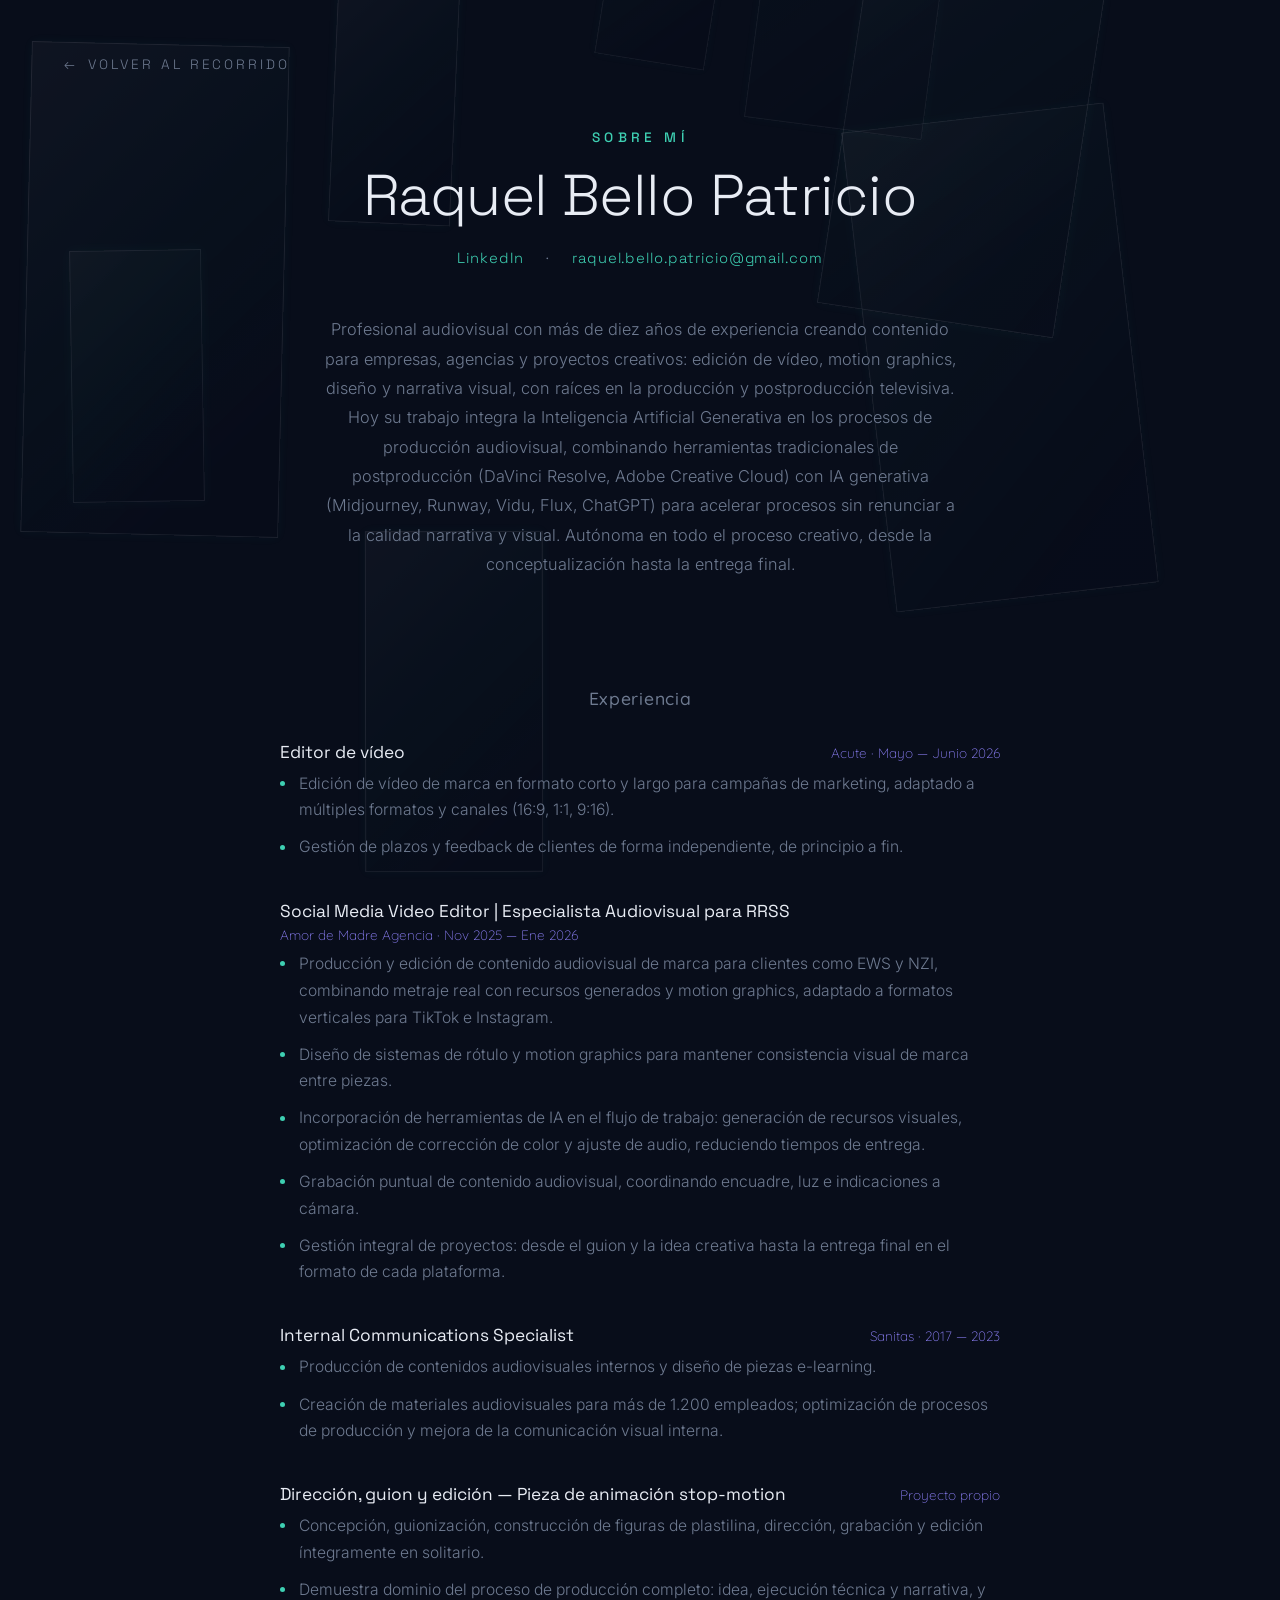
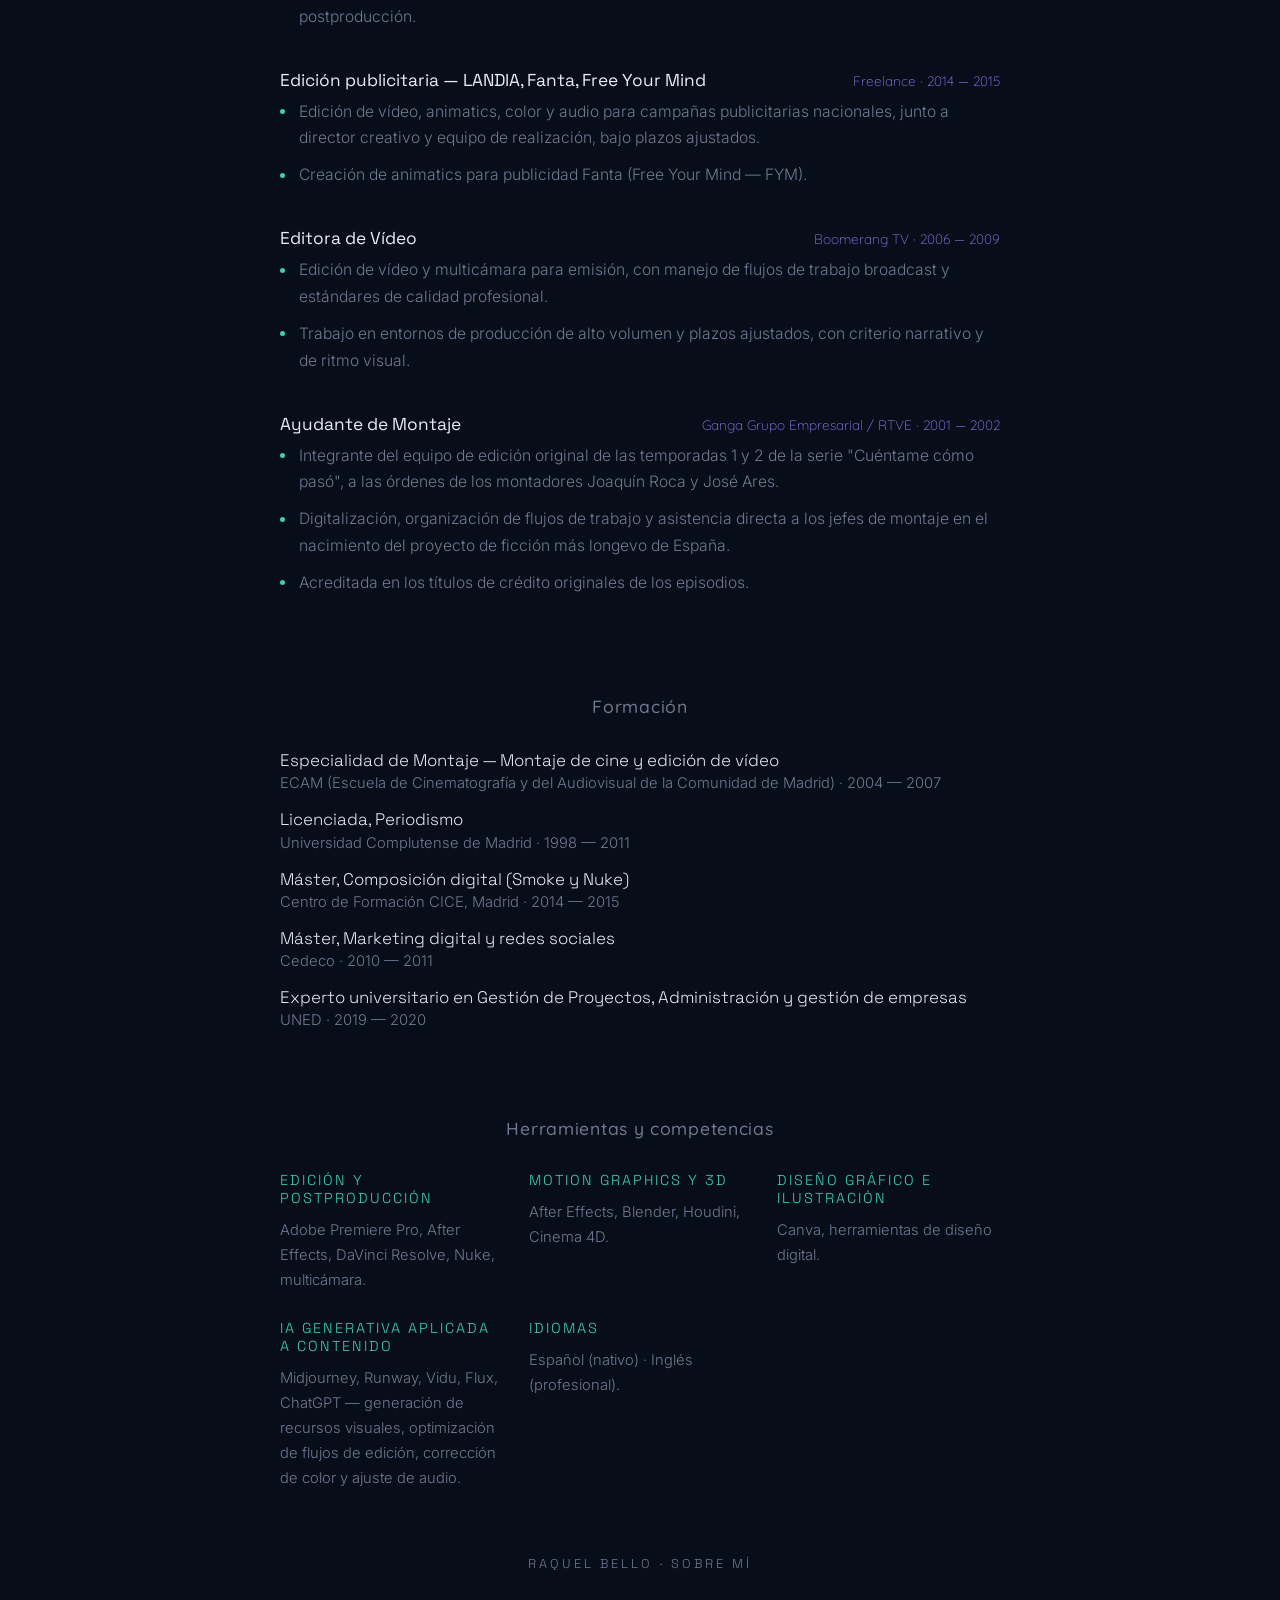
<file: sobre-mi.html>
<!DOCTYPE html>
<html lang="es">
<head>
<meta charset="UTF-8">
<meta name="viewport" content="width=device-width, initial-scale=1.0">
<title>Sobre mí — Raquel Bello Patricio</title>
<meta name="description" content="Perfil profesional, experiencia, formación y herramientas de Raquel Bello Patricio: editora de vídeo y motion graphics designer.">
<meta property="og:type" content="profile">
<meta property="og:url" content="https://www.raquelbellocreative.com/sobre-mi.html">
<meta property="og:title" content="Sobre mí — Raquel Bello Patricio">
<meta property="og:description" content="Perfil profesional, experiencia, formación y herramientas de Raquel Bello Patricio.">
<meta name="twitter:card" content="summary">
<meta name="twitter:title" content="Sobre mí — Raquel Bello Patricio">
<meta name="twitter:description" content="Perfil profesional, experiencia, formación y herramientas de Raquel Bello Patricio.">
<meta property="og:locale" content="es_ES">
<meta property="og:site_name" content="Raquel Bello Patricio — Portfolio">
<link rel="canonical" href="https://www.raquelbellocreative.com/sobre-mi.html">
<link rel="icon" type="image/svg+xml" href="favicon.svg">
<script type="application/ld+json">
{
  "@context": "https://schema.org",
  "@type": "ProfilePage",
  "mainEntity": {
    "@type": "Person",
    "name": "Raquel Bello Patricio",
    "jobTitle": "Editora de vídeo & Motion Graphics Designer",
    "url": "https://www.raquelbellocreative.com/sobre-mi.html",
    "sameAs": ["https://www.linkedin.com/in/raquelbellopatricio"],
    "email": "raquel.bello.patricio@gmail.com"
  }
}
</script>
<link rel="stylesheet" href="pagina-seccion.css">
<script src="crystal-bg.js" defer></script>
<style>
  .cv-block {
    width: 100%;
    max-width: 720px;
    margin: 0 auto;
    text-align: left;
  }

  .contact-row {
    display: flex;
    flex-wrap: wrap;
    justify-content: center;
    gap: 0.5rem 1.4rem;
    margin-top: 1.4rem;
    font-family: 'Space Grotesk', sans-serif;
    font-size: 0.92rem;
    letter-spacing: 0.06em;
  }

  .contact-row a {
    color: var(--accent);
    text-decoration: none;
    overflow-wrap: anywhere;
    transition: opacity 0.25s ease;
  }

  .contact-row a:hover,
  .contact-row a:focus-visible {
    opacity: 0.75;
  }

  .contact-row span {
    color: var(--text-dim);
  }

  .job {
    margin-bottom: 2.4rem;
  }

  .job:last-child {
    margin-bottom: 0;
  }

  .job-header {
    display: flex;
    flex-wrap: wrap;
    align-items: baseline;
    justify-content: space-between;
    gap: 0.3rem 1rem;
    margin-bottom: 0.5rem;
  }

  .job-title {
    font-family: 'Space Grotesk', sans-serif;
    font-weight: 400;
    font-size: 1.08rem;
    color: var(--text);
  }

  .job-meta {
    font-family: 'Quicksand', sans-serif;
    font-size: 0.85rem;
    color: var(--accent-2);
    white-space: nowrap;
  }

  .job ul {
    list-style: none;
    padding: 0;
    margin: 0;
  }

  .job li {
    position: relative;
    padding-left: 1.2rem;
    margin-bottom: 0.65rem;
    font-size: 0.98rem;
    line-height: 1.7;
    color: var(--text-dim);
  }

  .job li::before {
    content: '';
    position: absolute;
    left: 0;
    top: 0.65em;
    width: 5px;
    height: 5px;
    background: var(--accent);
    border-radius: 50%;
  }

  .edu-item {
    margin-bottom: 1rem;
  }

  .edu-item:last-child {
    margin-bottom: 0;
  }

  .edu-title {
    font-family: 'Space Grotesk', sans-serif;
    font-size: 1.05rem;
    color: var(--text);
    margin-bottom: 0.2rem;
  }

  .edu-detail {
    font-size: 0.92rem;
    color: var(--text-dim);
  }

  .skills-grid {
    display: grid;
    grid-template-columns: repeat(auto-fit, minmax(220px, 1fr));
    gap: 1.6rem;
  }

  .skill-group-title {
    font-family: 'Space Grotesk', sans-serif;
    font-size: 0.9rem;
    letter-spacing: 0.14em;
    text-transform: uppercase;
    color: var(--accent);
    margin-bottom: 0.7rem;
  }

  .skill-group p {
    font-size: 0.92rem;
    line-height: 1.7;
    color: var(--text-dim);
  }

  .cv-download {
    display: inline-flex;
    align-items: center;
    gap: 0.6rem;
    margin-top: 3rem;
    padding: 0.75rem 1.4rem;
    border: 1px solid rgba(139, 127, 245, 0.45);
    border-radius: 4px;
    font-family: 'Space Grotesk', sans-serif;
    font-size: 0.88rem;
    letter-spacing: 0.1em;
    text-transform: uppercase;
    color: var(--accent-2);
    text-decoration: none;
    transition: border-color 0.25s ease, background 0.25s ease;
  }

  .cv-download:hover,
  .cv-download:focus-visible {
    border-color: var(--accent-2);
    background: rgba(139, 127, 245, 0.1);
  }

  @media (max-width: 640px) {
    .job-header { flex-direction: column; align-items: flex-start; }
    .cv-block { text-align: left; }
  }
</style>
</head>
<body>
  <div id="crystalBg" aria-hidden="true"></div>

  <a class="back-link" href="fragmentos-cristal.html"><span>←</span> Volver al recorrido</a>

  <header>
    <div class="eyebrow">Sobre mí</div>
    <h1>Raquel Bello Patricio</h1>
    <div class="contact-row">
      <a href="https://www.linkedin.com/in/raquelbellopatricio" target="_blank" rel="noopener">LinkedIn</a>
      <span>·</span>
      <a href="mailto:raquel.bello.patricio@gmail.com">raquel.bello.patricio@gmail.com</a>
    </div>
  </header>

  <article>
    <p>Profesional audiovisual con más de diez años de experiencia creando contenido para empresas, agencias y proyectos creativos: edición de vídeo, motion graphics, diseño y narrativa visual, con raíces en la producción y postproducción televisiva. Hoy su trabajo integra la Inteligencia Artificial Generativa en los procesos de producción audiovisual, combinando herramientas tradicionales de postproducción (DaVinci Resolve, Adobe Creative Cloud) con IA generativa (Midjourney, Runway, Vidu, Flux, ChatGPT) para acelerar procesos sin renunciar a la calidad narrativa y visual. Autónoma en todo el proceso creativo, desde la conceptualización hasta la entrega final.</p>
  </article>

  <div class="group-divider">
    <span class="group-label">Experiencia</span>
  </div>

  <div class="group-block cv-block">
    <div class="job">
      <div class="job-header">
        <span class="job-title">Editor de vídeo</span>
        <span class="job-meta">Acute · Mayo — Junio 2026</span>
      </div>
      <ul>
        <li>Edición de vídeo de marca en formato corto y largo para campañas de marketing, adaptado a múltiples formatos y canales (16:9, 1:1, 9:16).</li>
        <li>Gestión de plazos y feedback de clientes de forma independiente, de principio a fin.</li>
      </ul>
    </div>

    <div class="job">
      <div class="job-header">
        <span class="job-title">Social Media Video Editor | Especialista Audiovisual para RRSS</span>
        <span class="job-meta">Amor de Madre Agencia · Nov 2025 — Ene 2026</span>
      </div>
      <ul>
        <li>Producción y edición de contenido audiovisual de marca para clientes como EWS y NZI, combinando metraje real con recursos generados y motion graphics, adaptado a formatos verticales para TikTok e Instagram.</li>
        <li>Diseño de sistemas de rótulo y motion graphics para mantener consistencia visual de marca entre piezas.</li>
        <li>Incorporación de herramientas de IA en el flujo de trabajo: generación de recursos visuales, optimización de corrección de color y ajuste de audio, reduciendo tiempos de entrega.</li>
        <li>Grabación puntual de contenido audiovisual, coordinando encuadre, luz e indicaciones a cámara.</li>
        <li>Gestión integral de proyectos: desde el guion y la idea creativa hasta la entrega final en el formato de cada plataforma.</li>
      </ul>
    </div>

    <div class="job">
      <div class="job-header">
        <span class="job-title">Internal Communications Specialist</span>
        <span class="job-meta">Sanitas · 2017 — 2023</span>
      </div>
      <ul>
        <li>Producción de contenidos audiovisuales internos y diseño de piezas e-learning.</li>
        <li>Creación de materiales audiovisuales para más de 1.200 empleados; optimización de procesos de producción y mejora de la comunicación visual interna.</li>
      </ul>
    </div>

    <div class="job">
      <div class="job-header">
        <span class="job-title">Dirección, guion y edición — Pieza de animación stop-motion</span>
        <span class="job-meta">Proyecto propio</span>
      </div>
      <ul>
        <li>Concepción, guionización, construcción de figuras de plastilina, dirección, grabación y edición íntegramente en solitario.</li>
        <li>Demuestra dominio del proceso de producción completo: idea, ejecución técnica y narrativa, y postproducción.</li>
      </ul>
    </div>

    <div class="job">
      <div class="job-header">
        <span class="job-title">Edición publicitaria — LANDIA, Fanta, Free Your Mind</span>
        <span class="job-meta">Freelance · 2014 — 2015</span>
      </div>
      <ul>
        <li>Edición de vídeo, animatics, color y audio para campañas publicitarias nacionales, junto a director creativo y equipo de realización, bajo plazos ajustados.</li>
        <li>Creación de animatics para publicidad Fanta (Free Your Mind — FYM).</li>
      </ul>
    </div>

    <div class="job">
      <div class="job-header">
        <span class="job-title">Editora de Vídeo</span>
        <span class="job-meta">Boomerang TV · 2006 — 2009</span>
      </div>
      <ul>
        <li>Edición de vídeo y multicámara para emisión, con manejo de flujos de trabajo broadcast y estándares de calidad profesional.</li>
        <li>Trabajo en entornos de producción de alto volumen y plazos ajustados, con criterio narrativo y de ritmo visual.</li>
      </ul>
    </div>

    <div class="job">
      <div class="job-header">
        <span class="job-title">Ayudante de Montaje</span>
        <span class="job-meta">Ganga Grupo Empresarial / RTVE · 2001 — 2002</span>
      </div>
      <ul>
        <li>Integrante del equipo de edición original de las temporadas 1 y 2 de la serie "Cuéntame cómo pasó", a las órdenes de los montadores Joaquín Roca y José Ares.</li>
        <li>Digitalización, organización de flujos de trabajo y asistencia directa a los jefes de montaje en el nacimiento del proyecto de ficción más longevo de España.</li>
        <li>Acreditada en los títulos de crédito originales de los episodios.</li>
      </ul>
    </div>
  </div>

  <div class="group-divider">
    <span class="group-label">Formación</span>
  </div>

  <div class="group-block cv-block">
    <div class="edu-item">
      <div class="edu-title">Especialidad de Montaje — Montaje de cine y edición de vídeo</div>
      <div class="edu-detail">ECAM (Escuela de Cinematografía y del Audiovisual de la Comunidad de Madrid) · 2004 — 2007</div>
    </div>
    <div class="edu-item">
      <div class="edu-title">Licenciada, Periodismo</div>
      <div class="edu-detail">Universidad Complutense de Madrid · 1998 — 2011</div>
    </div>
    <div class="edu-item">
      <div class="edu-title">Máster, Composición digital (Smoke y Nuke)</div>
      <div class="edu-detail">Centro de Formación CICE, Madrid · 2014 — 2015</div>
    </div>
    <div class="edu-item">
      <div class="edu-title">Máster, Marketing digital y redes sociales</div>
      <div class="edu-detail">Cedeco · 2010 — 2011</div>
    </div>
    <div class="edu-item">
      <div class="edu-title">Experto universitario en Gestión de Proyectos, Administración y gestión de empresas</div>
      <div class="edu-detail">UNED · 2019 — 2020</div>
    </div>
  </div>

  <div class="group-divider">
    <span class="group-label">Herramientas y competencias</span>
  </div>

  <div class="group-block cv-block">
    <div class="skills-grid">
      <div class="skill-group">
        <div class="skill-group-title">Edición y postproducción</div>
        <p>Adobe Premiere Pro, After Effects, DaVinci Resolve, Nuke, multicámara.</p>
      </div>
      <div class="skill-group">
        <div class="skill-group-title">Motion graphics y 3D</div>
        <p>After Effects, Blender, Houdini, Cinema 4D.</p>
      </div>
      <div class="skill-group">
        <div class="skill-group-title">Diseño gráfico e ilustración</div>
        <p>Canva, herramientas de diseño digital.</p>
      </div>
      <div class="skill-group">
        <div class="skill-group-title">IA generativa aplicada a contenido</div>
        <p>Midjourney, Runway, Vidu, Flux, ChatGPT — generación de recursos visuales, optimización de flujos de edición, corrección de color y ajuste de audio.</p>
      </div>
      <div class="skill-group">
        <div class="skill-group-title">Idiomas</div>
        <p>Español (nativo) · Inglés (profesional).</p>
      </div>
    </div>
  </div>

  <footer>Raquel Bello · Sobre mí</footer>
</body>
</html>
</file>
<file: pagina-seccion.css>
/* Estilos compartidos para las páginas de sección: edicion.html,
   motion.html, ia.html, direccion.html. Misma paleta que
   fragmentos-cristal.html. */

@import url('https://fonts.googleapis.com/css2?family=Space+Grotesk:wght@300;400;500&family=Inter:wght@300;400;500&family=Quicksand:wght@400;500;600&display=swap');

/* Desactiva el cross-fade automático que algunos navegadores aplican
   por defecto entre dos cargas de página completas (ver el mismo
   comentario en fragmentos-cristal.html). */
@view-transition {
  navigation: none;
}

:root {
  --bg: #080D1A;
  --accent: #3ECFB2;
  --accent-2: #8B7FF5;
  --text: #E8ECF4;
  --text-dim: #6E7A90;
}

* { margin: 0; padding: 0; box-sizing: border-box; }

body {
  background: var(--bg);
  color: var(--text);
  font-family: 'Inter', sans-serif;
  font-weight: 300;
  min-height: 100vh;
  padding: clamp(1.5rem, 8vh, 3.5rem) clamp(1.2rem, 8vw, 4rem) clamp(2rem, 10vh, 4.5rem);
  display: flex;
  flex-direction: column;
  align-items: center;
  position: relative;
}

/* ---------- fondo de fragmentos de cristal ---------- */
/* Contenedor fijo detrás de todo el contenido. Si se llega desde la
   transición "salir del cristal" de fragmentos-cristal.html, muestra
   exactamente la misma disposición final en la que quedaron los
   fragmentos al terminar esa animación (ver crystal-bg.js). Si se
   entra directo a la página, usa una composición aleatoria de
   respaldo. En ambos casos el fondo es completamente estático (sin
   movimiento ni fade-in), con brillo discreto para no competir con
   el contenido.*/
#crystalBg {
  position: fixed;
  inset: 0;
  z-index: -1;
  overflow: hidden;
  pointer-events: none;
}

.bg-shard {
  position: absolute;
  width: var(--sw, 200px);
  height: var(--sh, 200px);
  margin: calc(var(--sh, 200px) / -2) 0 0 calc(var(--sw, 200px) / -2);
  opacity: var(--target-opacity, 0.35);
  background:
    linear-gradient(135deg, rgba(232, 236, 244, 0.12), rgba(62, 207, 178, 0.07) 45%, rgba(8, 13, 26, 0.96) 85%);
  box-shadow:
    inset 0 0 0 1px rgba(232, 236, 244, 0.3),
    0 0 12px rgba(62, 207, 178, 0.15);
  transform: rotate(var(--base-rot, 0deg));
}

.back-link {
  display: inline-flex;
  align-self: flex-start;
  align-items: center;
  gap: 0.6rem;
  font-family: 'Space Grotesk', sans-serif;
  font-size: 0.85rem;
  letter-spacing: 0.22em;
  text-transform: uppercase;
  color: var(--text-dim);
  text-decoration: none;
  transition: color 0.3s ease, gap 0.3s ease;
}

.back-link:hover,
.back-link:focus-visible {
  color: var(--accent);
  gap: 0.9rem;
}

.back-link:focus-visible {
  outline: 2px solid var(--accent);
  outline-offset: 3px;
}

header {
  max-width: 720px;
  width: 100%;
  margin: 3.5rem auto 3rem;
  text-align: center;
  display: flex;
  flex-direction: column;
  align-items: center;
}

.eyebrow {
  font-family: 'Space Grotesk', sans-serif;
  font-size: 0.85rem;
  letter-spacing: 0.32em;
  text-transform: uppercase;
  color: var(--accent);
  margin-bottom: 1.1rem;
  font-weight: 500;
}

h1 {
  font-family: 'Space Grotesk', sans-serif;
  font-weight: 300;
  font-size: clamp(2.2rem, 4.8vw, 3.6rem);
  line-height: 1.1;
  letter-spacing: -0.01em;
  overflow-wrap: anywhere; /* Evita titulares cortados en móviles estrechos */
}

article {
  max-width: 640px;
  width: 100%;
  margin: 0 auto;
  text-align: center;
}

article p {
  font-size: 1.02rem;
  line-height: 1.8;
  color: var(--text-dim);
  margin-bottom: 1.2rem;
}

footer {
  margin-top: 4rem;
  font-family: 'Space Grotesk', sans-serif;
  font-size: 0.8rem;
  letter-spacing: 0.24em;
  text-transform: uppercase;
  color: var(--text-dim);
  text-align: center;
}

/* ---------- separadores de cliente / proyecto ---------- */

.group-block {
  width: 100%;
  max-width: 900px;
  margin: 0 auto;
}

.group-divider {
  display: flex;
  align-items: center;
  justify-content: center;
  gap: 1.2rem;
  width: 100%;
  max-width: 900px;
  margin: 5.5rem auto 2rem;
}

.group-divider:first-child {
  margin-top: 0;
}

/* Separador de subgrupo (cliente dentro de una agencia): menos
   distancia respecto al separador de agencia que lo precede, y
   tipografía algo más discreta para marcar la jerarquía. */
.group-divider--client {
  margin-top: 2.6rem;
}

.group-divider--client .group-label {
  font-size: 0.95rem;
}

.group-divider .mini-crystal {
  flex: none;
  width: 13px;
  height: 20px;
  overflow: visible;
  filter: drop-shadow(0 0 4px rgba(139, 127, 245, 0.6));
}

.group-divider .mini-crystal .facet-edge {
  fill: none;
  stroke: rgba(232, 236, 244, 0.55);
  stroke-width: 0.6;
}

.group-divider .group-label {
  font-family: 'Quicksand', sans-serif;
  font-size: 1.1rem;
  font-weight: 500;
  letter-spacing: 0.04em;
  text-transform: none;
  color: var(--text-dim);
  white-space: nowrap;
  max-width: 100%;
}

.group-divider .group-label strong {
  color: var(--accent-2);
  font-weight: 600;
}

@media (max-width: 640px) {
  body { padding: clamp(1.2rem, 6vh, 2.2rem) clamp(1rem, 7vw, 1.8rem) clamp(1.5rem, 8vh, 2.6rem); overflow-x: hidden; }
  .group-divider { gap: 0.9rem; margin: 3.4rem auto 1.4rem; }
  .group-divider--client { margin-top: 1.8rem; }
  .group-divider:first-child { margin-top: 0; }
  .group-divider .group-label { font-size: 0.9rem; letter-spacing: 0.02em; white-space: normal; text-align: center; }
  .group-divider .mini-crystal { width: 10px; height: 15px; }
}
</file>
